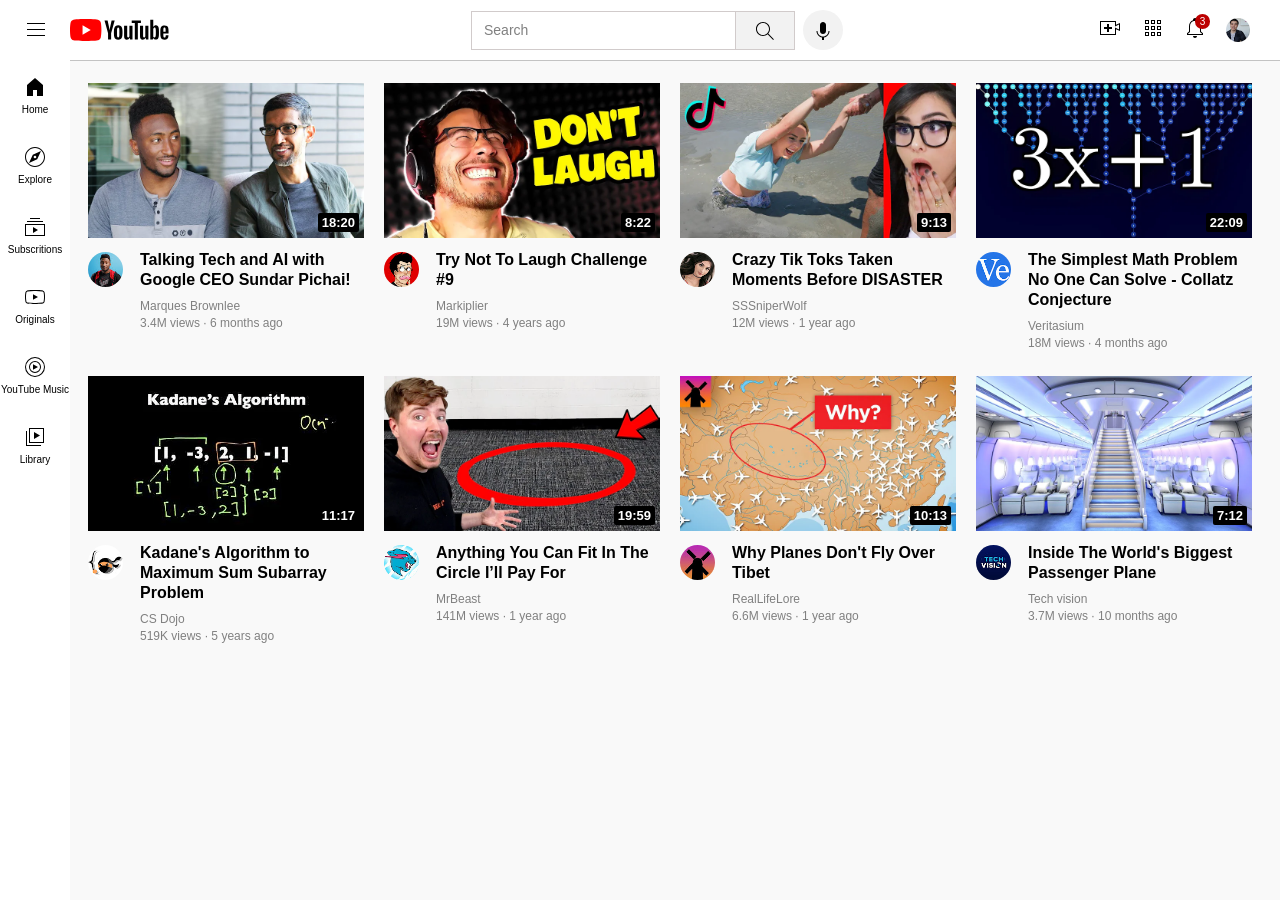
<file: index.html>
<!DOCTYPE html>
<html lang="en">
  <head>
    <meta charset="UTF-8">
    <title>Youtube Exercise</title>
    <link rel="stylesheet" href="header.css">
    <link rel="stylesheet" href="general.css">
  </head>
  <body>
    <div class="header">
      <div class="left-div">
        <img class="hamburger-img" src="picture-html/hamburger-menu.svg">
        <img class="youtubelogo-img" src="picture-html/youtube-logo.svg">
      </div>
      <div class="middle-div">
        <input type="text" placeholder="Search">
        <button class="search-button">
          <img class="search-img" src="picture-html/search.svg">
          <div class="tooltip-div">Search</div>
        </button>
        <button class="voice-button">
          <img class="voice-img" src="picture-html/voice-search-icon.svg">
          <div class="voice-div">Search with your voice</div>
      </div>
      <div class="right-div">
         <div class="upload-div">
          <img class="upload-img" src="picture-html/upload.svg">
          <div class="create-div">Create</div>
         </div>
         <div class="youtube-div">
          <img class="app-img" src="picture-html/youtube-apps.svg">
          <div class="youtubeapps-div">Youtube apps</div>
        </div>
         <div class="noti-div">
          <img class="notification-img" src="picture-html/notifications.svg">
          <div class="numb-div">3</div>
          <div class="notification-div">Notification</div>
         </div>
         <img class="profile-img" src="picture-html/my-channel.jpeg">
      </div>
    </div>

  <div class="overall-div">
      <div class="general-div">
      <div class="first-div">
        <div class="img-div">
          <img class="thumbnail-img" src="picture-html/thumbnail-1.webp">
          <div class="ontop-div">18:20</div>
        </div>
        <div class="second-div">
          <img class="channel-img" src="picture-html/channel-1.jpeg">
          <div class="third-div">
            <h3>Talking Tech and AI with Google CEO Sundar Pichai!</h3>
            <p>Marques Brownlee</p>
            <small>3.4M views · 6 months ago</small>
          </div>
        </div>
      </div>
    </div>

    <div class="general-div">
      <div class="first-div">
        <div class="img-div">
          <img class="thumbnail-img" src="picture-html/thumbnail-2.webp">
          <div class="ontop-div">8:22</div>
        </div>
        <div class="second-div">
          <img class="channel-img" src="picture-html/channel-2.jpeg">
          <div class="third-div">
            <h3>Try Not To Laugh Challenge #9</h3>
            <p>Markiplier</p>
            <small>19M views · 4 years ago</small>
          </div>
        </div>
      </div>
    </div>

    <div class="general-div">
      <div class="first-div">
        <div class="img-div">
          <img class="thumbnail-img" src="picture-html/thumbnail-3.webp">
          <div class="ontop-div">9:13</div>
        </div>
        <div class="second-div">
          <img class="channel-img" src="picture-html/channel-3.jpeg">
          <div class="third-div">
            <h3>Crazy Tik Toks Taken Moments Before DISASTER</h3>
            <p>SSSniperWolf</p>
            <small>12M views · 1 year ago</small>
          </div>
        </div>
      </div>
    </div>

    <div class="general-div">
      <div class="first-div">
        <div class="img-div">
          <img class="thumbnail-img" src="picture-html/thumbnail-4.webp">
          <div class="ontop-div">22:09</div>
        </div>
        <div class="second-div">
          <img class="channel-img" src="picture-html/channel-4.jpeg">
          <div class="third-div">
            <h3>The Simplest Math Problem No One Can Solve - Collatz Conjecture</h3>
            <p>Veritasium</p>
            <small>18M views · 4 months ago</small>
          </div>
        </div>
      </div>
    </div>

    <div class="general-div">
      <div class="first-div">
        <div class="img-div">
          <img class="thumbnail-img" src="picture-html/thumbnail-5.webp">
          <div class="ontop-div">11:17</div>
        </div>
        <div class="second-div">
          <img class="channel-img" src="picture-html/channel-5.jpeg">
          <div class="third-div">
            <h3>Kadane's Algorithm to Maximum Sum Subarray Problem</h3>
            <p>CS Dojo</p>
            <small>519K views · 5 years ago</small>
          </div>
        </div>
      </div>
    </div>

    <div class="general-div">
      <div class="first-div">
        <div class="img-div">
         <img class="thumbnail-img" src="picture-html/thumbnail-6.webp">
         <div class="ontop-div">19:59</div>
        </div>
        <div class="second-div">
          <img class="channel-img" src="picture-html/channel-6.jpeg">
          <div class="third-div">
            <h3>Anything You Can Fit In The Circle I’ll Pay For</h3>
            <p>MrBeast</p>
            <small>141M views · 1 year ago</small>
          </div>
        </div>
      </div>
    </div>

    <div class="general-div">
      <div class="first-div">
        <div class="img-div">
          <img class="thumbnail-img" src="picture-html/thumbnail-7.webp">
          <div class="ontop-div">10:13</div>
        </div>
        <div class="second-div">
          <img class="channel-img" src="picture-html/channel-7.jpeg">
          <div class="third-div">
            <h3>Why Planes Don't Fly Over Tibet</h3>
            <p>RealLifeLore</p>
            <small>6.6M views · 1 year ago</small>
          </div>
        </div>
      </div>
    </div>

    <div class="general-div">
      <div class="first-div">
        <div class="img-div">
          <img class="thumbnail-img" src="picture-html/thumbnail-8.webp">
          <div class="ontop-div">7:12</div>
        </div>
        <div class="second-div">
          <img class="channel-img" src="picture-html/channel-8.jpeg">
          <div class="third-div">
            <h3>Inside The World's Biggest Passenger Plane</h3>
            <p>Tech vision</p>
            <small>3.7M views · 10 months ago</small>
          </div>
        </div>
      </div>
    </div>

  </div>

  <div class="side-div">
    <div class="sidebar-div">
      <img src="picture-html/home.svg">
      Home
    </div>
    <div class="sidebar-div">
      <img src="picture-html/explore.svg">
      Explore
    </div>
    <div class="sidebar-div">
      <img src="picture-html/subscriptions.svg">
      Subscritions
    </div>
    <div class="sidebar-div">
      <img src="picture-html/originals.svg">
      Originals
    </div>
    <div class="sidebar-div">
      <img src="picture-html/youtube-music.svg">
      YouTube Music
    </div>
    <div class="sidebar-div">
      <img src="picture-html/library.svg">
      Library
    </div>
  </div>

    
 </body>
</html>
</file>
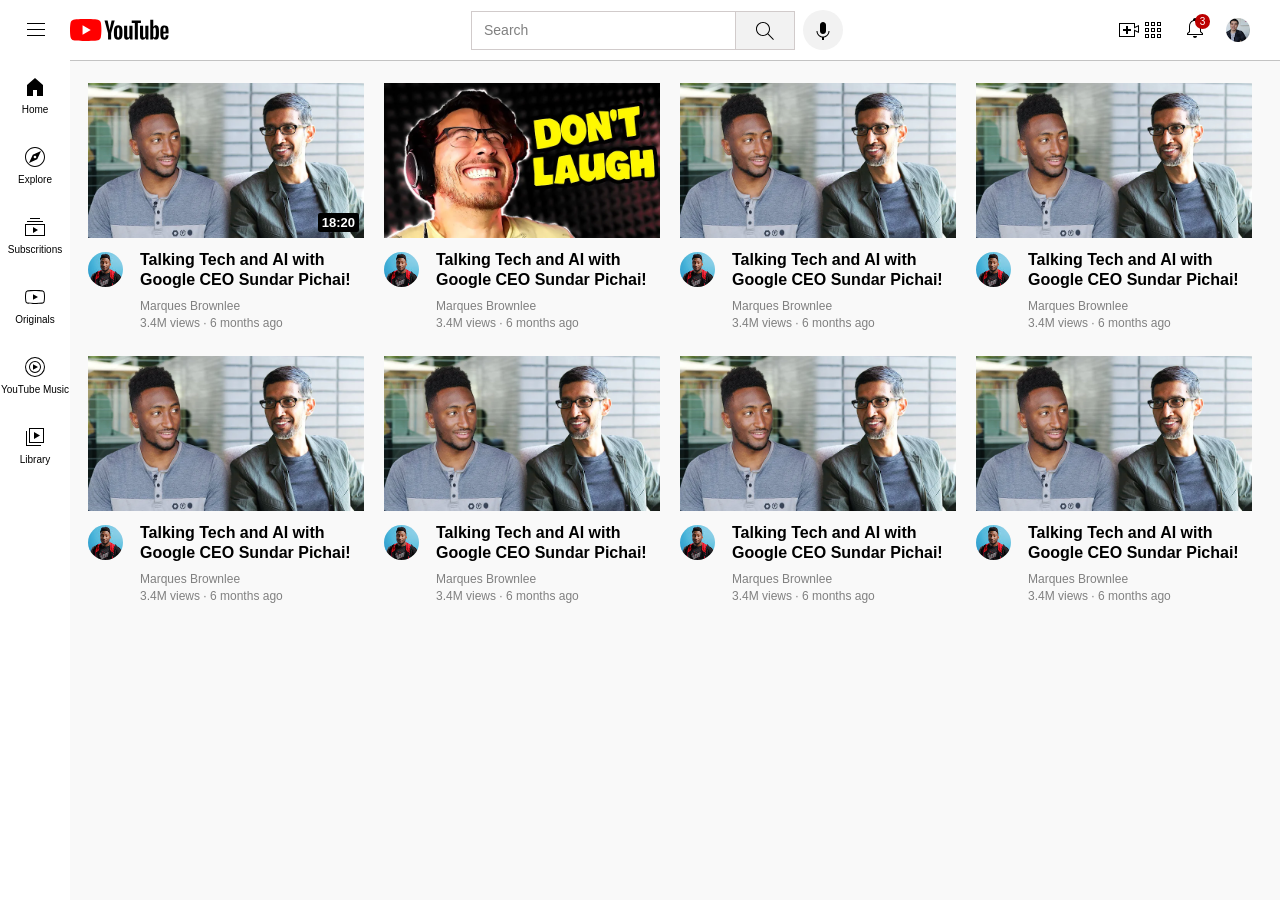
<file: youtube.html>
<!DOCTYPE html>
<html lang="en">
  <head>
    <meta charset="UTF-8">
    <title>Youtube Exercise</title>
    <link rel="stylesheet" href="header.css">
    <link rel="stylesheet" href="general.css">
  </head>
  <body>
    <div class="header">
      <div class="left-div">
        <img class="hamburger-img" src="picture-html/hamburger-menu.svg">
        <img class="youtubelogo-img" src="picture-html/youtube-logo.svg">
      </div>
      <div class="middle-div">
        <input type="text" placeholder="Search">
        <button class="search-button">
          <img class="search-img" src="picture-html/search.svg">
        </button>
        <button class="voice-button">
          <img class="voice-img" src="picture-html/voice-search-icon.svg">
        </button>
      </div>
      <div class="right-div">
         <img class="upload-img" src="picture-html/upload.svg">
         <img class="app-img" src="picture-html/youtube-apps.svg">
         <div class="noti-div">
          <img class="notification-img" src="picture-html/notifications.svg">
          <div class="numb-div">3</div>
         </div>
         <img class="profile-img" src="picture-html/my-channel.jpeg">
      </div>
    </div>

  <div class="overall-div">
      <div class="general-div">
      <div class="first-div">
        <div class="img-div">
          <img class="thumbnail-img" src="picture-html/thumbnail-1.webp">
          <div class="ontop-div">18:20</div>
        </div>
        <div class="second-div">
          <img class="channel-img" src="picture-html/channel-1.jpeg">
          <div class="third-div">
            <h3>Talking Tech and AI with Google CEO Sundar Pichai!</h3>
            <p>Marques Brownlee</p>
            <small>3.4M views · 6 months ago</small>
          </div>
        </div>
      </div>
    </div>

    <div class="general-div">
      <div class="first-div">
        <img class="thumbnail-img" src="picture-html/thumbnail-2.webp">
        <div class="second-div">
          <img class="channel-img" src="picture-html/channel-1.jpeg">
          <div class="third-div">
            <h3>Talking Tech and AI with Google CEO Sundar Pichai!</h3>
            <p>Marques Brownlee</p>
            <small>3.4M views · 6 months ago</small>
          </div>
        </div>
      </div>
    </div>

    <div class="general-div">
      <div class="first-div">
        <img class="thumbnail-img" src="picture-html/thumbnail-1.webp">
        <div class="second-div">
          <img class="channel-img" src="picture-html/channel-1.jpeg">
          <div class="third-div">
            <h3>Talking Tech and AI with Google CEO Sundar Pichai!</h3>
            <p>Marques Brownlee</p>
            <small>3.4M views · 6 months ago</small>
          </div>
        </div>
      </div>
    </div>

    <div class="general-div">
      <div class="first-div">
        <img class="thumbnail-img" src="picture-html/thumbnail-1.webp">
        <div class="second-div">
          <img class="channel-img" src="picture-html/channel-1.jpeg">
          <div class="third-div">
            <h3>Talking Tech and AI with Google CEO Sundar Pichai!</h3>
            <p>Marques Brownlee</p>
            <small>3.4M views · 6 months ago</small>
          </div>
        </div>
      </div>
    </div>

    <div class="general-div">
      <div class="first-div">
        <img class="thumbnail-img" src="picture-html/thumbnail-1.webp">
        <div class="second-div">
          <img class="channel-img" src="picture-html/channel-1.jpeg">
          <div class="third-div">
            <h3>Talking Tech and AI with Google CEO Sundar Pichai!</h3>
            <p>Marques Brownlee</p>
            <small>3.4M views · 6 months ago</small>
          </div>
        </div>
      </div>
    </div>

    <div class="general-div">
      <div class="first-div">
        <img class="thumbnail-img" src="picture-html/thumbnail-1.webp">
        <div class="second-div">
          <img class="channel-img" src="picture-html/channel-1.jpeg">
          <div class="third-div">
            <h3>Talking Tech and AI with Google CEO Sundar Pichai!</h3>
            <p>Marques Brownlee</p>
            <small>3.4M views · 6 months ago</small>
          </div>
        </div>
      </div>
    </div>

    <div class="general-div">
      <div class="first-div">
        <img class="thumbnail-img" src="picture-html/thumbnail-1.webp">
        <div class="second-div">
          <img class="channel-img" src="picture-html/channel-1.jpeg">
          <div class="third-div">
            <h3>Talking Tech and AI with Google CEO Sundar Pichai!</h3>
            <p>Marques Brownlee</p>
            <small>3.4M views · 6 months ago</small>
          </div>
        </div>
      </div>
    </div>

    <div class="general-div">
      <div class="first-div">
        <img class="thumbnail-img" src="picture-html/thumbnail-1.webp">
        <div class="second-div">
          <img class="channel-img" src="picture-html/channel-1.jpeg">
          <div class="third-div">
            <h3>Talking Tech and AI with Google CEO Sundar Pichai!</h3>
            <p>Marques Brownlee</p>
            <small>3.4M views · 6 months ago</small>
          </div>
        </div>
      </div>
    </div>

  </div>

  <div class="side-div">
    <div class="sidebar-div">
      <img src="picture-html/home.svg">
      Home
    </div>
    <div class="sidebar-div">
      <img src="picture-html/explore.svg">
      Explore
    </div>
    <div class="sidebar-div">
      <img src="picture-html/subscriptions.svg">
      Subscritions
    </div>
    <div class="sidebar-div">
      <img src="picture-html/originals.svg">
      Originals
    </div>
    <div class="sidebar-div">
      <img src="picture-html/youtube-music.svg">
      YouTube Music
    </div>
    <div class="sidebar-div">
      <img src="picture-html/library.svg">
      Library
    </div>
  </div>

    
 </body>
</html>
</file>
<file: header.css>
body{
    height: 700px;
    padding-top: 75px;
    padding-left: 80px;
    padding-right: 20px;
    background-color: rgb(249, 249, 249);
}

.header{
    display: flex;
    justify-content: space-between;
    height: 60px;
    position: fixed;
    left: 0px;
    right: 0px;
    top: 0px;
    padding-left: 24px;
    padding-right: 30px;
    background-color: white;

   border-bottom-width: 1px;
   border-bottom-style: solid;
   border-bottom-color: rgb(195, 195, 195);
   z-index: 100;
}

.left-div{
    display: flex;
    flex: 1;
    align-items: center;
    
}

.hamburger-img{
    height: 24px;
    margin-right: 6%;
}

.youtubelogo-img{
    height: 22px;
}

.middle-div{
    flex: 1;
    display: flex;
    align-items: center;
    margin-left: 75px;
    margin-right: 35px;
    
}

.search-button{
    height: 39px;
    width: 60px;
    border: 1px solid rgb(209, 203, 203);
    margin-left: -1px;
    margin-right: 8px;
    background-color: rgb(242, 242, 242);
    cursor: pointer;
    position: relative;
    transition: 0.125s;

}

.search-button:hover{
    background-color: rgb(231, 230, 230);
}

.search-button:hover .tooltip-div{
    opacity: 1;
}

.tooltip-div{
    background-color: gray;
    color: white;
    font-family: Arial;
    font-size: 12px;
    padding: 8px 7px 8px 7px;
    bottom: -50px;
    position: absolute;
    opacity: 0;
    pointer-events: none;
}

.voice-button{
    height: 40px;
    width: 40px;
    border-radius: 50%;
   border: none;
   background-color: rgb(242, 242, 242);
   position: relative;
   cursor: pointer;
   transition: 0.125s;
}

.voice-button:hover{
    background-color: rgb(231, 230, 230);
}

.voice-button:hover .voice-div{
    opacity: 1;
}

.voice-div{
    background-color: gray;
    color: white;
    font-family: Arial;
    font-size: 12px;
    padding: 8px 7px 8px 7px;
    bottom: -50px;
    right: -40px;
    position: absolute;
    white-space: nowrap;
    pointer-events: none;
    opacity: 0;
}

.search-img{
    height: 24px;
    margin-top: 5px;
}

.voice-img{
    height: 24px;
     margin-top: 5px; 
}

input{
    flex: 1;
    height: 35px;
    border: 1px solid rgb(209, 203, 203);
    width: 0px;
    text-indent: 10px;
}

input::placeholder{
    font-family: arial;
    font-size: 14px;
    color: gray;
}

.right-div{
    display: flex;
    flex: 1;
    justify-content: flex-end;
    align-items: center;
    flex-shrink: 0;
}

.upload-div{
    position:relative
}

.upload-div:hover .create-div{
    opacity: 1;
}

.upload-img{
    height: 24px;
    cursor:pointer
    
}

.create-div{
    background-color: gray;
    color: white;
    font-family: Arial;
    font-size: 12px;
    padding: 8px 7px 8px 7px;
    bottom: -58px;
    right: -14px;
    opacity:0;
    position: absolute;

}

.youtube-div{
    position:relative;
    margin-left:5%;
}

.app-img{
    height: 24px;
    cursor:pointer;
}

.youtube-div:hover .youtubeapps-div{
    opacity: 1;
}

.youtubeapps-div{
    background-color: gray;
    color: white;
    font-family: Arial;
    font-size: 12px;
    padding: 8px 7px 8px 7px;
    bottom: -58px;
    right: -30px;
    opacity:0;
    white-space: nowrap;
    position: absolute;

}

.noti-div{
    position: relative;
    margin-left:5%
}

.notification-img{
    height: 24px;
    cursor:pointer;
    
}

.noti-div:hover .notification-div{
    opacity: 1;
}

.notification-div{
    background-color: gray;
    color: white;
    font-family: Arial;
    font-size: 12px;
    padding: 8px 7px 8px 7px;
    bottom: -58px;
    right: -30px;
    opacity:0;
    white-space: nowrap;
    position: absolute;
}
            
.profile-img{
    height: 24px;
    margin-left:5%
}

.numb-div{
position: absolute;
background-color: rgb(188, 0, 0);
padding-left: 5px;
padding-right: 5px;
padding-bottom: 2px;
padding-top: 2px;
border-radius: 50%;
color: white;
font-family: Arial;
font-size: 10px;
bottom: 15px;
right: -3px;
}
</file>
<file: general.css>
.overall-div{
    display: grid;
    grid-template-columns: 1fr 1fr 1fr 1fr;
    column-gap: 20px;
    row-gap: 25px;
}

.first-div{
    
}

.thumbnail-img{
   width: 100%;
}

.img-div{
    position: relative;
}


.second-div{
    display: grid;
    grid-template-columns: 50px 1fr;
    margin-top: 10px;
}

.channel-img{
  width: 70%;
  border-radius: 50px;
}

.third-div{
    margin-left: 2px;
    margin-top: -2px;
}

h3{
    font-family: Arial;
    font-size: 16px;
    line-height: 20px;
    margin-top: 0px;
    margin-bottom: 0px;
}

p{
    font-family: Arial;
    font-size: 12px;
    color: gray;
    margin-bottom: 0px;
    margin-top: 9px;
    
}

small{
    font-family: Arial;
    font-size: 12px;
    color: gray;   
}

.side-div{
    position: fixed;
    top: 60px;
    bottom: 0px;
    left: 0px;
    background-color: white;
    width: 70px;
    z-index: 200;
}

.sidebar-div{
    height: 70px;
    display: flex;
    justify-content: center;
    align-items: center;
    flex-direction: column;
    font-family: Arial;
    font-size: 10px;
    cursor: pointer;
}

.sidebar-div img{
    height: 24px;
    margin-bottom:5px
}

.sidebar-div:hover{
    background-color: rgb(235, 235, 235);
}

.ontop-div{
    position: absolute;
    background-color: black;
    color: white;
    bottom: 10px;
    right: 5px;
    padding:2px 4px 2px 4px;
    border-radius:2px;
    font-family: arial;
    font-size: 13px;
    font-weight:550;
}
</file>
